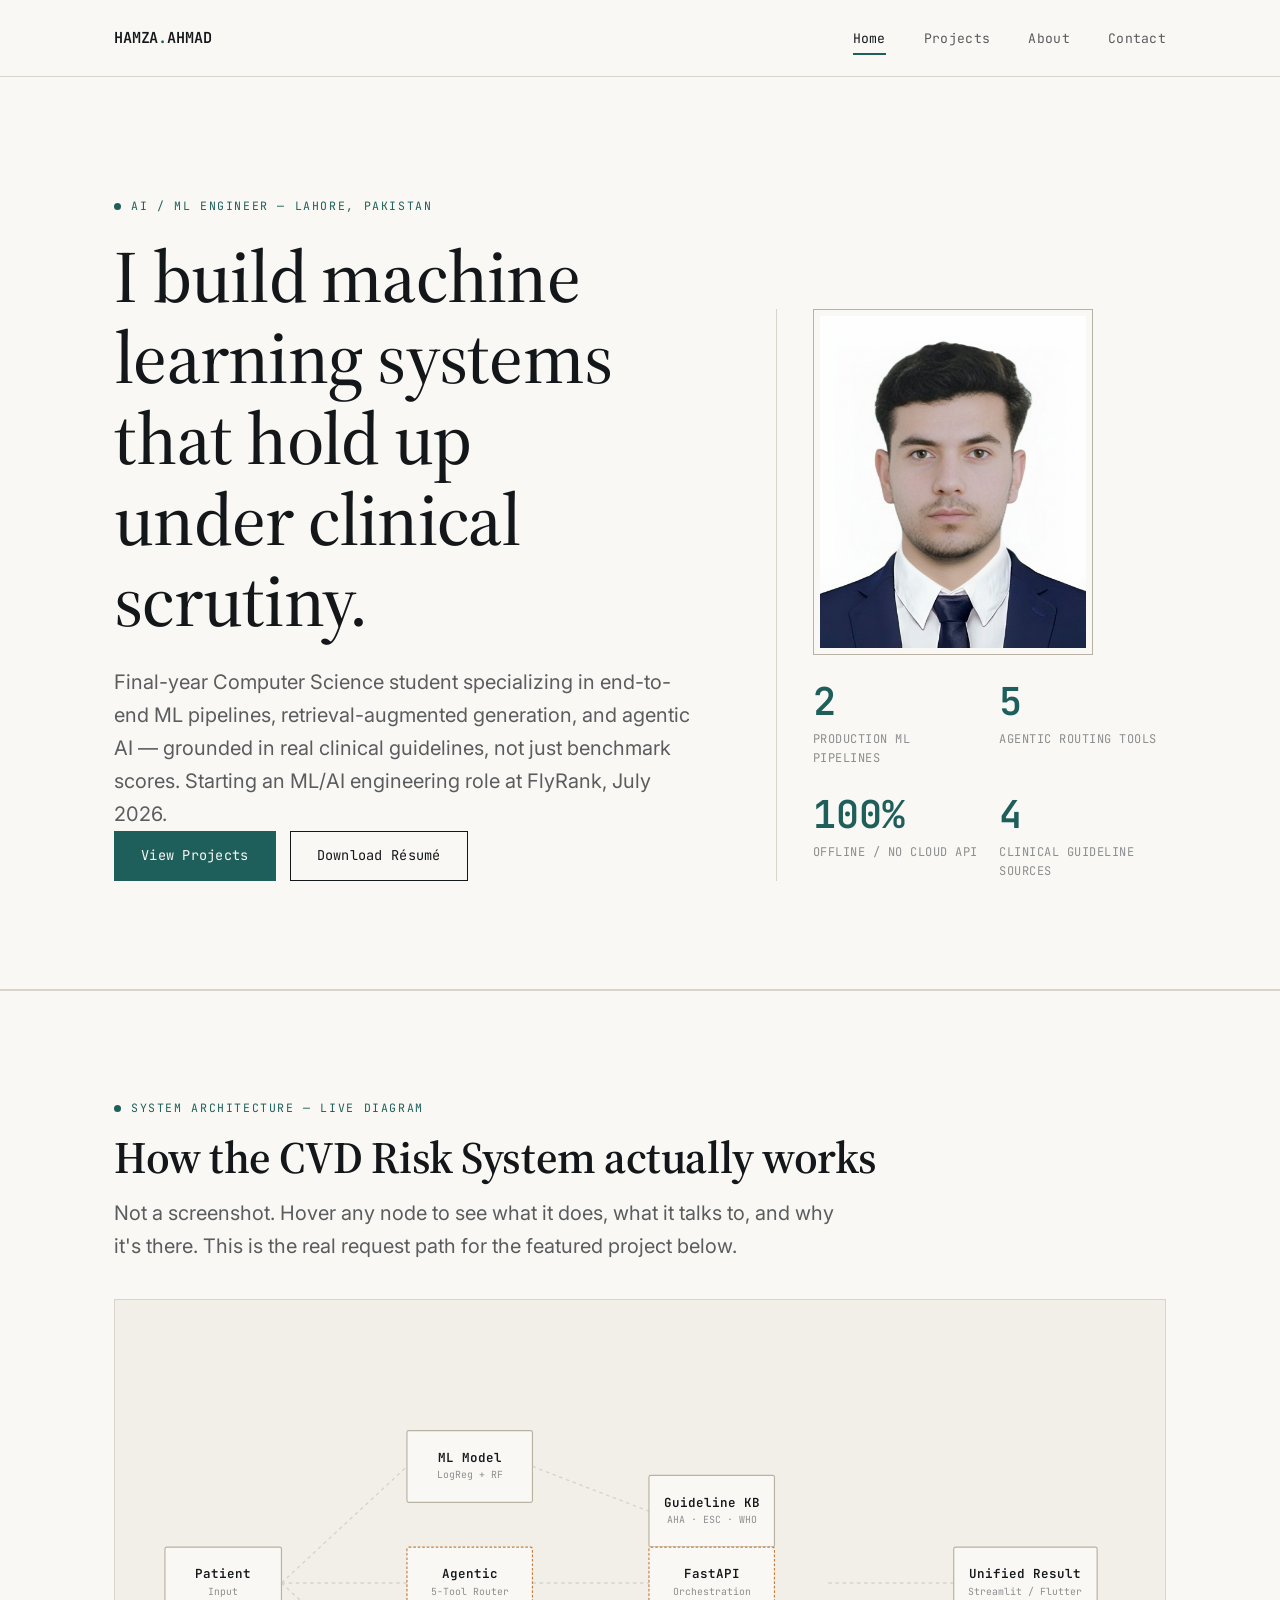
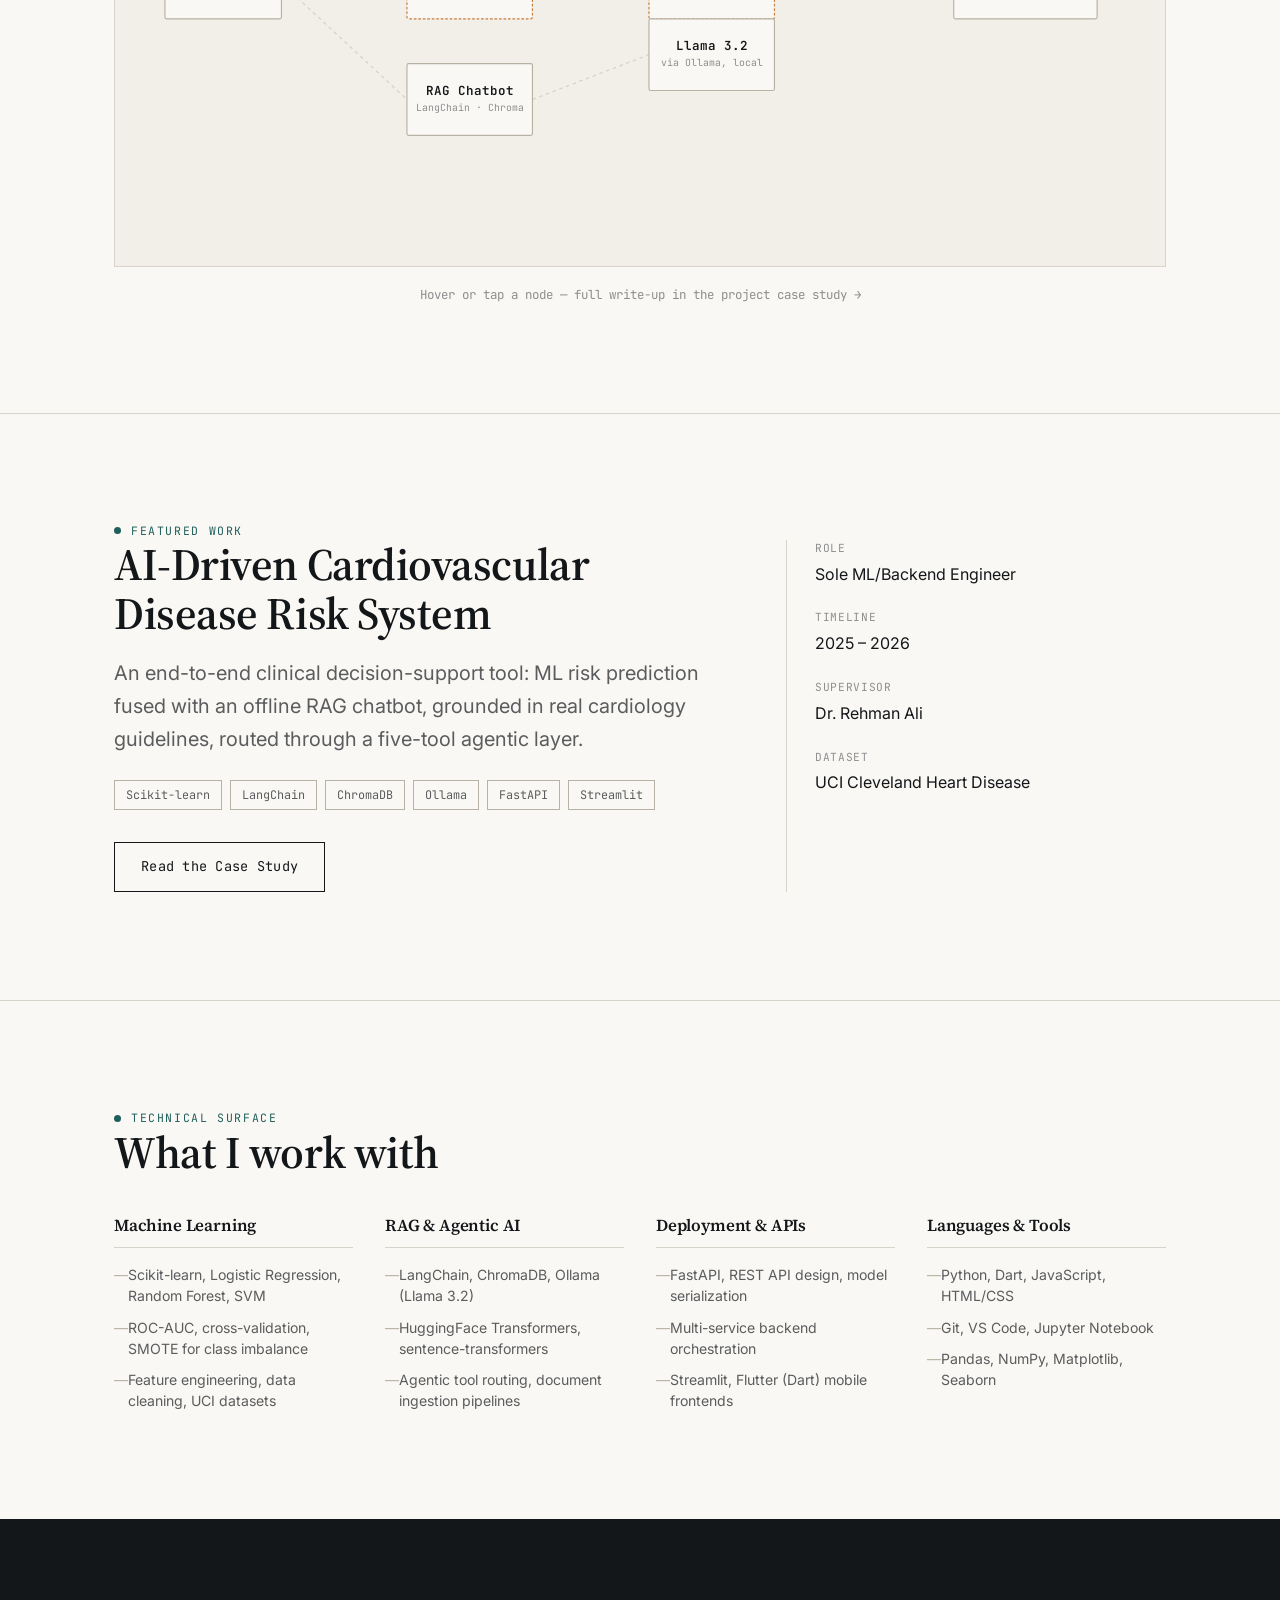
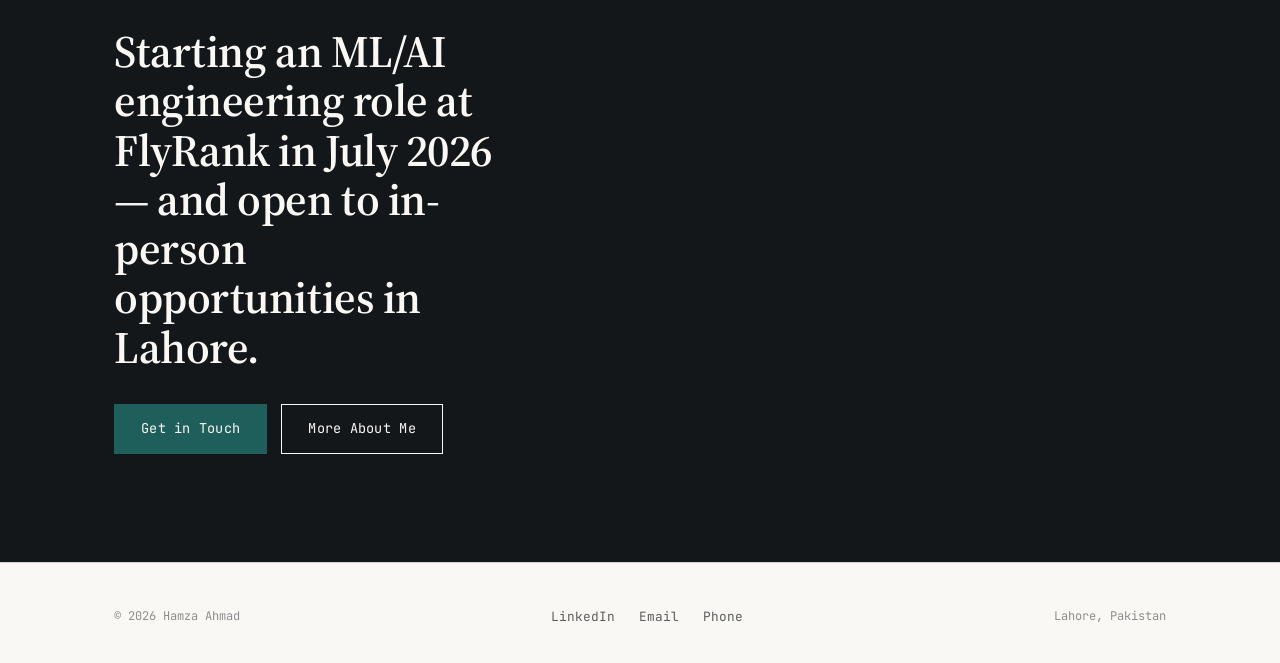
<file: index.html>
<!DOCTYPE html>
<html lang="en">
<head>
<meta charset="UTF-8">
<meta name="viewport" content="width=device-width, initial-scale=1.0">
<title>Hamza Ahmad — AI/ML Engineer</title>
<meta name="description" content="Hamza Ahmad — AI/ML Engineer specializing in clinical ML systems, RAG pipelines, and agentic AI. Final-year CS student, University of Peshawar.">
<link rel="stylesheet" href="css/base.css">
<link rel="stylesheet" href="css/home.css">
</head>
<body>

<header class="site-header">
  <div class="wrap">
    <a href="index.html" class="logo">HAMZA<span>.</span>AHMAD</a>
    <nav class="nav-links" id="navLinks">
      <a href="index.html">Home</a>
      <a href="projects.html">Projects</a>
      <a href="about.html">About</a>
      <a href="contact.html">Contact</a>
    </nav>
    <button class="nav-toggle" id="navToggle" aria-label="Toggle menu" aria-expanded="false">
      <svg width="18" height="14" viewBox="0 0 18 14" fill="none"><path d="M0 1H18M0 7H18M0 13H18" stroke="currentColor" stroke-width="1.5"/></svg>
    </button>
  </div>
</header>

<main>

  <!-- HERO -->
  <section class="hero section">
    <div class="wrap hero-grid">
      <div class="hero-copy">
        <p class="eyebrow">AI / ML Engineer — Lahore, Pakistan</p>
        <h1>I build machine learning systems that hold up<br class="lg-only"> under clinical scrutiny.</h1>
        <p class="lede">Final-year Computer Science student specializing in end-to-end ML pipelines, retrieval-augmented generation, and agentic AI — grounded in real clinical guidelines, not just benchmark scores. Starting an ML/AI engineering role at FlyRank, July 2026.</p>
        <div class="btn-row">
          <a href="projects.html" class="btn btn-primary">View Projects</a>
          <a href="/assets/Hamza_Ahmad_Resume.pdf" class="btn" download>Download Résumé</a>
        </div>
      </div>
      <div class="hero-side">
        <div class="hero-photo">
          <img src="images/hamza-photo.jpeg" alt="Portrait of Hamza Ahmad">
        </div>
        <div class="hero-stats">
        <div class="stat">
          <span class="stat-value">2</span>
          <span class="stat-label">Production ML Pipelines</span>
        </div>
        <div class="stat">
          <span class="stat-value">5</span>
          <span class="stat-label">Agentic Routing Tools</span>
        </div>
        <div class="stat">
          <span class="stat-value">100%</span>
          <span class="stat-label">Offline / No Cloud API</span>
        </div>
        <div class="stat">
          <span class="stat-value">4</span>
          <span class="stat-label">Clinical Guideline Sources</span>
        </div>
      </div>
      </div>
    </div>
  </section>

  <hr class="hr">

  <!-- SIGNATURE: LIVE ARCHITECTURE DIAGRAM -->
  <section class="section section-bordered architecture-section">
    <div class="wrap">
      <p class="eyebrow">System Architecture — Live Diagram</p>
      <h2 class="reveal">How the CVD Risk System actually works</h2>
      <p class="lede reveal">Not a screenshot. Hover any node to see what it does, what it talks to, and why it's there. This is the real request path for the featured project below.</p>

      <div class="diagram-wrap reveal" id="diagramWrap">
        <svg id="archDiagram" viewBox="0 0 1100 560" xmlns="http://www.w3.org/2000/svg" role="img" aria-label="System architecture diagram showing patient input flowing through ML and RAG pipelines to a unified response">

          <!-- connecting lines -->
          <g class="conn-lines" stroke="#D8D4CC" stroke-width="1.5" fill="none">
            <path d="M150,280 L290,150" />
            <path d="M150,280 L290,280" />
            <path d="M150,280 L290,410" />
            <path d="M430,150 L560,200" />
            <path d="M430,280 L560,280" />
            <path d="M430,410 L560,360" />
            <path d="M700,200 L560,280" />
            <path d="M700,280 L560,280" />
            <path d="M700,360 L560,280" />
            <path d="M760,280 L900,280" />
          </g>

          <!-- node: patient input -->
          <g class="node" data-desc="Patient enters symptoms, vitals, and history through the Flutter mobile app or Streamlit web frontend.">
            <rect x="20" y="240" width="130" height="80" rx="2" />
            <text x="85" y="275" text-anchor="middle" class="node-title">Patient</text>
            <text x="85" y="293" text-anchor="middle" class="node-sub">Input</text>
          </g>

          <!-- node: ML model -->
          <g class="node" data-desc="Logistic Regression (primary) and Random Forest (backup) trained on the UCI Cleveland Heart Disease dataset, served via FastAPI on port 8000.">
            <rect x="290" y="110" width="140" height="80" rx="2" />
            <text x="360" y="145" text-anchor="middle" class="node-title">ML Model</text>
            <text x="360" y="163" text-anchor="middle" class="node-sub">LogReg + RF</text>
          </g>

          <!-- node: agentic router -->
          <g class="node node-accent" data-desc="Five custom tools route each patient query to the correct clinical guideline before any response is generated — hypertension, CHD, general risk, lifestyle, or emergency triage.">
            <rect x="290" y="240" width="140" height="80" rx="2" />
            <text x="360" y="275" text-anchor="middle" class="node-title">Agentic</text>
            <text x="360" y="293" text-anchor="middle" class="node-sub">5-Tool Router</text>
          </g>

          <!-- node: RAG -->
          <g class="node" data-desc="LangChain + ChromaDB retrieval over AHA, ESC, WHO and NCEP guideline embeddings, generated locally by Llama 3.2 via Ollama — zero cloud calls.">
            <rect x="290" y="370" width="140" height="80" rx="2" />
            <text x="360" y="405" text-anchor="middle" class="node-title">RAG Chatbot</text>
            <text x="360" y="423" text-anchor="middle" class="node-sub">LangChain · Chroma</text>
          </g>

          <!-- node: guideline KB -->
          <g class="node" data-desc="Clinical knowledge base: AHA/ACC, ESC, WHO and NCEP guidelines, chunked and embedded for retrieval.">
            <rect x="560" y="160" width="140" height="80" rx="2" />
            <text x="630" y="195" text-anchor="middle" class="node-title">Guideline KB</text>
            <text x="630" y="213" text-anchor="middle" class="node-sub">AHA · ESC · WHO</text>
          </g>

          <!-- node: fastapi -->
          <g class="node node-accent" data-desc="FastAPI orchestrates both services — ML inference and RAG generation run as coordinated multi-service backends." >
            <rect x="560" y="240" width="140" height="80" rx="2" />
            <text x="630" y="275" text-anchor="middle" class="node-title">FastAPI</text>
            <text x="630" y="293" text-anchor="middle" class="node-sub">Orchestration</text>
          </g>

          <!-- node: llama -->
          <g class="node" data-desc="Llama 3.2 runs locally via Ollama — response generation never leaves the machine.">
            <rect x="560" y="320" width="140" height="80" rx="2" />
            <text x="630" y="355" text-anchor="middle" class="node-title">Llama 3.2</text>
            <text x="630" y="373" text-anchor="middle" class="node-sub">via Ollama, local</text>
          </g>

          <!-- node: unified UI -->
          <g class="node" data-desc="Streamlit web frontend (and Flutter mobile app) merge the ML risk score with the RAG chatbot's grounded explanation into one result screen.">
            <rect x="900" y="240" width="160" height="80" rx="2" />
            <text x="980" y="275" text-anchor="middle" class="node-title">Unified Result</text>
            <text x="980" y="293" text-anchor="middle" class="node-sub">Streamlit / Flutter</text>
          </g>

        </svg>

        <div class="diagram-tooltip" id="diagramTooltip" aria-hidden="true"></div>
      </div>

      <p class="diagram-caption mono-tag">Hover or tap a node — full write-up in the project case study →</p>
    </div>
  </section>

  <!-- FEATURED PROJECT PREVIEW -->
  <section class="section section-bordered">
    <div class="wrap">
      <p class="eyebrow">Featured Work</p>
      <div class="featured-grid reveal">
        <div>
          <h2>AI-Driven Cardiovascular<br>Disease Risk System</h2>
          <p class="lede" style="margin-top:18px;">An end-to-end clinical decision-support tool: ML risk prediction fused with an offline RAG chatbot, grounded in real cardiology guidelines, routed through a five-tool agentic layer.</p>
          <div class="tag-row" style="margin-top:24px;">
            <span class="tag">Scikit-learn</span>
            <span class="tag">LangChain</span>
            <span class="tag">ChromaDB</span>
            <span class="tag">Ollama</span>
            <span class="tag">FastAPI</span>
            <span class="tag">Streamlit</span>
          </div>
          <div class="btn-row" style="margin-top:32px;">
            <a href="projects.html#cvd-system" class="btn">Read the Case Study</a>
          </div>
        </div>
        <div class="featured-meta">
          <div class="meta-row">
            <span class="mono-tag">ROLE</span>
            <span>Sole ML/Backend Engineer</span>
          </div>
          <div class="meta-row">
            <span class="mono-tag">TIMELINE</span>
            <span>2025 – 2026</span>
          </div>
          <div class="meta-row">
            <span class="mono-tag">SUPERVISOR</span>
            <span>Dr. Rehman Ali</span>
          </div>
          <div class="meta-row">
            <span class="mono-tag">DATASET</span>
            <span>UCI Cleveland Heart Disease</span>
          </div>
        </div>
      </div>
    </div>
  </section>

  <!-- SKILLS READOUT -->
  <section class="section section-bordered">
    <div class="wrap">
      <p class="eyebrow">Technical Surface</p>
      <h2 class="reveal" style="margin-bottom:40px;">What I work with</h2>
      <div class="skills-grid reveal">
        <div class="skill-col">
          <h3>Machine Learning</h3>
          <ul>
            <li>Scikit-learn, Logistic Regression, Random Forest, SVM</li>
            <li>ROC-AUC, cross-validation, SMOTE for class imbalance</li>
            <li>Feature engineering, data cleaning, UCI datasets</li>
          </ul>
        </div>
        <div class="skill-col">
          <h3>RAG & Agentic AI</h3>
          <ul>
            <li>LangChain, ChromaDB, Ollama (Llama 3.2)</li>
            <li>HuggingFace Transformers, sentence-transformers</li>
            <li>Agentic tool routing, document ingestion pipelines</li>
          </ul>
        </div>
        <div class="skill-col">
          <h3>Deployment & APIs</h3>
          <ul>
            <li>FastAPI, REST API design, model serialization</li>
            <li>Multi-service backend orchestration</li>
            <li>Streamlit, Flutter (Dart) mobile frontends</li>
          </ul>
        </div>
        <div class="skill-col">
          <h3>Languages & Tools</h3>
          <ul>
            <li>Python, Dart, JavaScript, HTML/CSS</li>
            <li>Git, VS Code, Jupyter Notebook</li>
            <li>Pandas, NumPy, Matplotlib, Seaborn</li>
          </ul>
        </div>
      </div>
    </div>
  </section>

  <!-- CTA -->
  <section class="section cta-section">
    <div class="wrap cta-wrap reveal">
      <h2>Starting an ML/AI engineering role at FlyRank in July 2026 — and open to in-person opportunities in Lahore.</h2>
      <div class="btn-row" style="margin-top:32px;">
        <a href="contact.html" class="btn btn-primary">Get in Touch</a>
        <a href="about.html" class="btn">More About Me</a>
      </div>
    </div>
  </section>

</main>

<footer class="site-footer">
  <div class="wrap">
    <span class="footer-meta">© 2026 Hamza Ahmad</span>
    <div class="footer-links">
      <a href="https://www.linkedin.com/in/hamza-ahmad-bb27a7261" target="_blank" rel="noopener">LinkedIn</a>
      <a href="mailto:hamzahmad992@gmail.com">Email</a>
      <a href="tel:+923369779120">Phone</a>
    </div>
    <span class="footer-meta">Lahore, Pakistan</span>
  </div>
</footer>

<script src="js/main.js"></script>
<script src="js/diagram.js"></script>
</body>
</html>
</file>
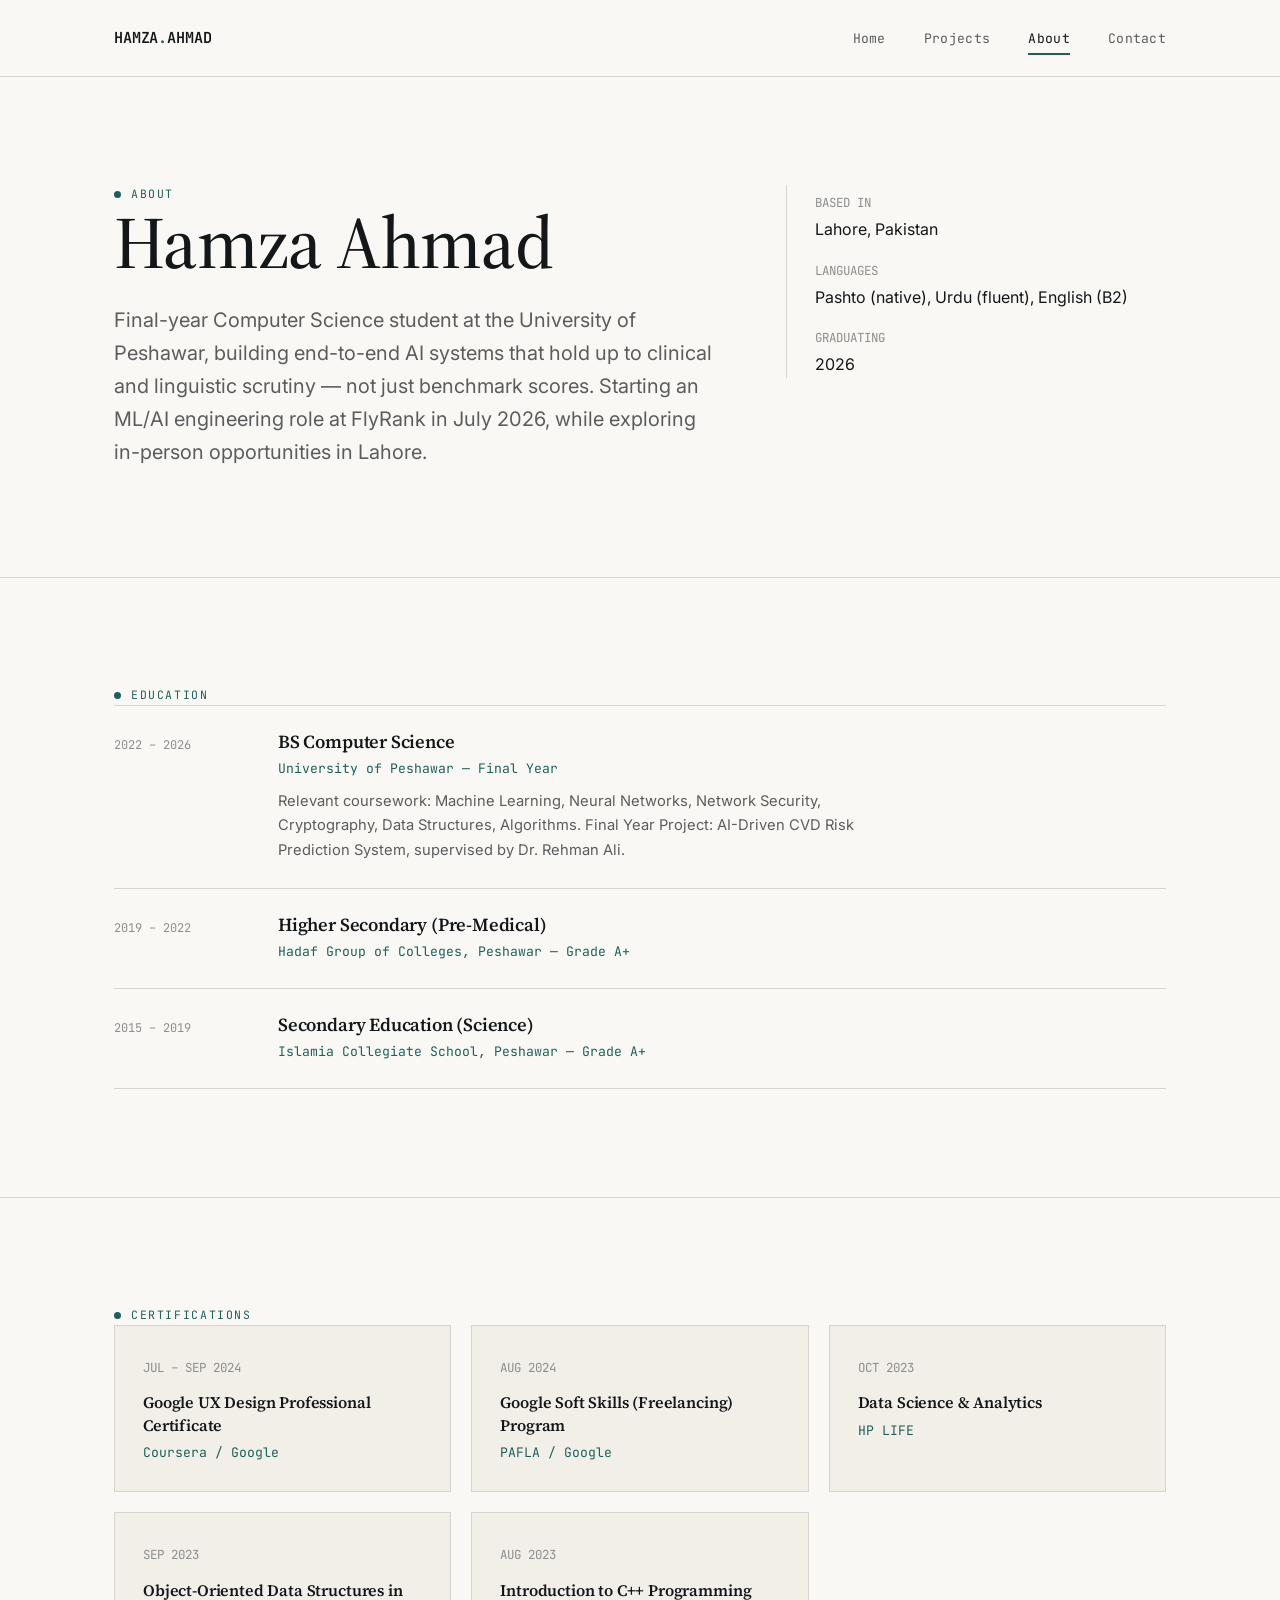
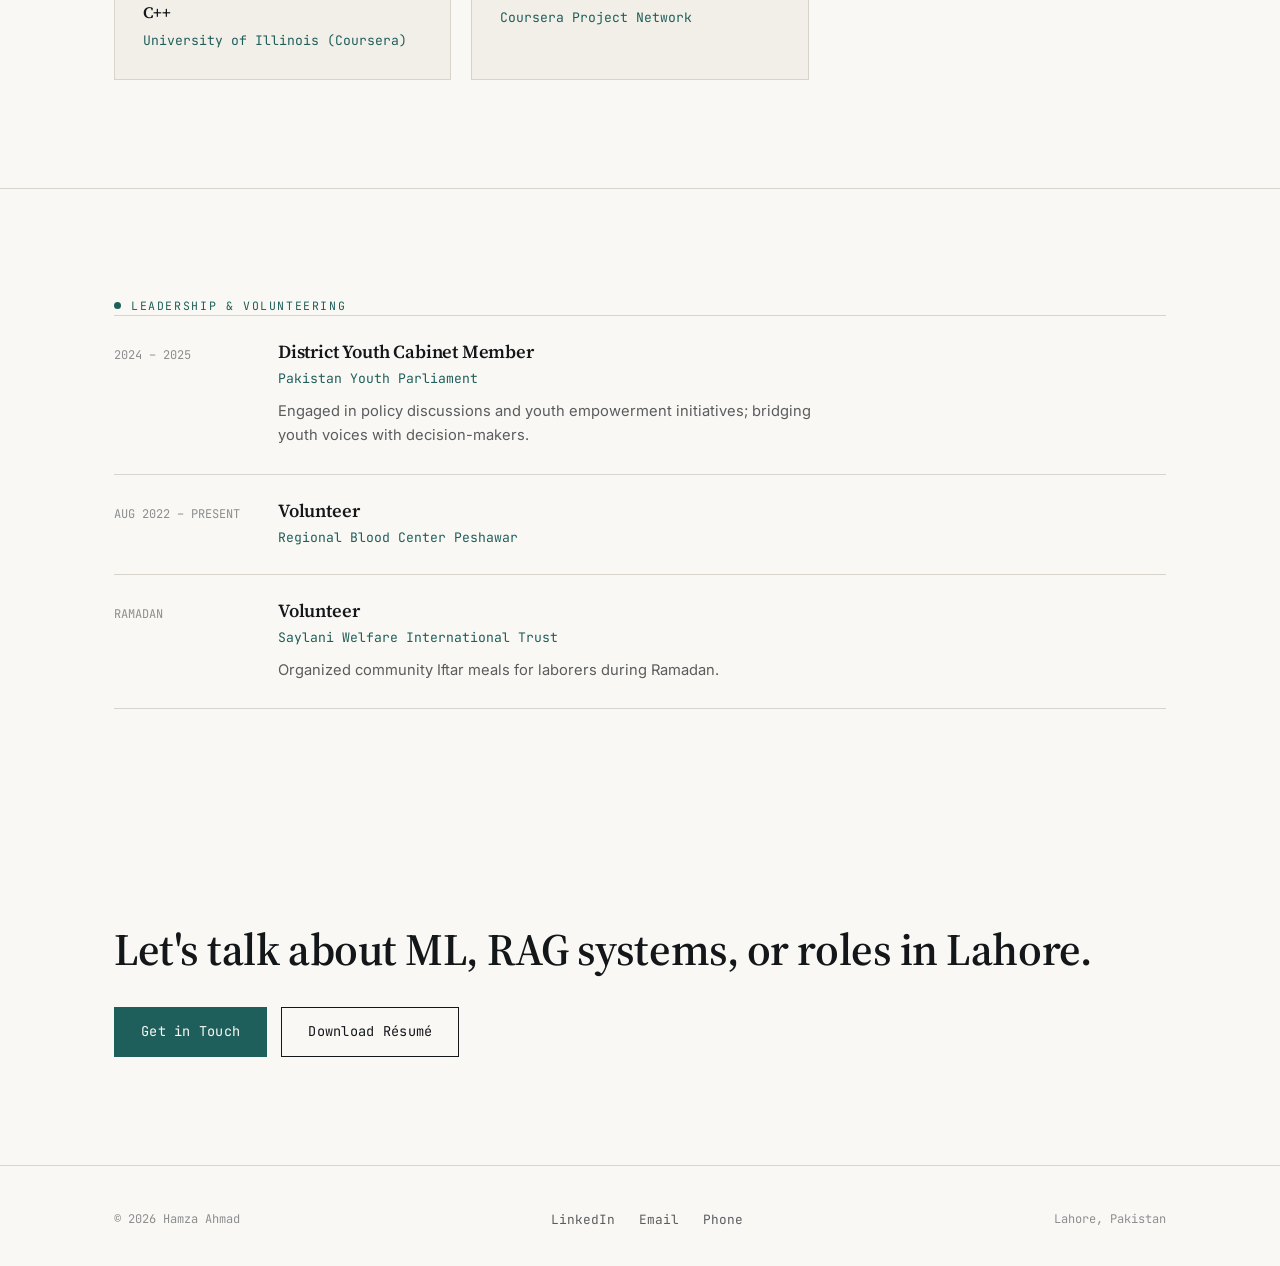
<file: about.html>
<!DOCTYPE html>
<html lang="en">
<head>
<meta charset="UTF-8">
<meta name="viewport" content="width=device-width, initial-scale=1.0">
<title>About — Hamza Ahmad</title>
<meta name="description" content="About Hamza Ahmad — final-year CS student at University of Peshawar, AI/ML Engineer, Pakistan Youth Parliament District Cabinet Member.">
<link rel="stylesheet" href="css/base.css">
<link rel="stylesheet" href="css/about.css">
</head>
<body>

<header class="site-header">
  <div class="wrap">
    <a href="index.html" class="logo">HAMZA<span>.</span>AHMAD</a>
    <nav class="nav-links" id="navLinks">
      <a href="index.html">Home</a>
      <a href="projects.html">Projects</a>
      <a href="about.html">About</a>
      <a href="contact.html">Contact</a>
    </nav>
    <button class="nav-toggle" id="navToggle" aria-label="Toggle menu" aria-expanded="false">
      <svg width="18" height="14" viewBox="0 0 18 14" fill="none"><path d="M0 1H18M0 7H18M0 13H18" stroke="currentColor" stroke-width="1.5"/></svg>
    </button>
  </div>
</header>

<main>

  <section class="section page-hero">
    <div class="wrap about-hero-grid">
      <div>
        <p class="eyebrow">About</p>
        <h1>Hamza Ahmad</h1>
        <p class="lede" style="margin-top:20px;">Final-year Computer Science student at the University of Peshawar, building end-to-end AI systems that hold up to clinical and linguistic scrutiny — not just benchmark scores. Starting an ML/AI engineering role at FlyRank in July 2026, while exploring in-person opportunities in Lahore.</p>
      </div>
      <div class="about-quick-facts">
        <div class="meta-row"><span class="mono-tag">BASED IN</span><span>Lahore, Pakistan</span></div>
        <div class="meta-row"><span class="mono-tag">LANGUAGES</span><span>Pashto (native), Urdu (fluent), English (B2)</span></div>
        <div class="meta-row"><span class="mono-tag">GRADUATING</span><span>2026</span></div>
      </div>
    </div>
  </section>

  <!-- EDUCATION -->
  <section class="section section-bordered">
    <div class="wrap">
      <p class="eyebrow">Education</p>
      <div class="timeline reveal">
        <div class="timeline-item">
          <span class="mono-tag">2022 – 2026</span>
          <div>
            <h3>BS Computer Science</h3>
            <p class="timeline-sub">University of Peshawar — Final Year</p>
            <p class="timeline-desc">Relevant coursework: Machine Learning, Neural Networks, Network Security, Cryptography, Data Structures, Algorithms. Final Year Project: AI-Driven CVD Risk Prediction System, supervised by Dr. Rehman Ali.</p>
          </div>
        </div>
        <div class="timeline-item">
          <span class="mono-tag">2019 – 2022</span>
          <div>
            <h3>Higher Secondary (Pre-Medical)</h3>
            <p class="timeline-sub">Hadaf Group of Colleges, Peshawar — Grade A+</p>
          </div>
        </div>
        <div class="timeline-item">
          <span class="mono-tag">2015 – 2019</span>
          <div>
            <h3>Secondary Education (Science)</h3>
            <p class="timeline-sub">Islamia Collegiate School, Peshawar — Grade A+</p>
          </div>
        </div>
      </div>
    </div>
  </section>

  <!-- CERTIFICATIONS -->
  <section class="section section-bordered">
    <div class="wrap">
      <p class="eyebrow">Certifications</p>
      <div class="cert-grid reveal">
        <div class="card cert-card">
          <span class="mono-tag">JUL – SEP 2024</span>
          <h3>Google UX Design Professional Certificate</h3>
          <p class="timeline-sub">Coursera / Google</p>
        </div>
        <div class="card cert-card">
          <span class="mono-tag">AUG 2024</span>
          <h3>Google Soft Skills (Freelancing) Program</h3>
          <p class="timeline-sub">PAFLA / Google</p>
        </div>
        <div class="card cert-card">
          <span class="mono-tag">OCT 2023</span>
          <h3>Data Science & Analytics</h3>
          <p class="timeline-sub">HP LIFE</p>
        </div>
        <div class="card cert-card">
          <span class="mono-tag">SEP 2023</span>
          <h3>Object-Oriented Data Structures in C++</h3>
          <p class="timeline-sub">University of Illinois (Coursera)</p>
        </div>
        <div class="card cert-card">
          <span class="mono-tag">AUG 2023</span>
          <h3>Introduction to C++ Programming</h3>
          <p class="timeline-sub">Coursera Project Network</p>
        </div>
      </div>
    </div>
  </section>

  <!-- LEADERSHIP -->
  <section class="section section-bordered">
    <div class="wrap">
      <p class="eyebrow">Leadership & Volunteering</p>
      <div class="timeline reveal">
        <div class="timeline-item">
          <span class="mono-tag">2024 – 2025</span>
          <div>
            <h3>District Youth Cabinet Member</h3>
            <p class="timeline-sub">Pakistan Youth Parliament</p>
            <p class="timeline-desc">Engaged in policy discussions and youth empowerment initiatives; bridging youth voices with decision-makers.</p>
          </div>
        </div>
        <div class="timeline-item">
          <span class="mono-tag">AUG 2022 – PRESENT</span>
          <div>
            <h3>Volunteer</h3>
            <p class="timeline-sub">Regional Blood Center Peshawar</p>
          </div>
        </div>
        <div class="timeline-item">
          <span class="mono-tag">RAMADAN</span>
          <div>
            <h3>Volunteer</h3>
            <p class="timeline-sub">Saylani Welfare International Trust</p>
            <p class="timeline-desc">Organized community Iftar meals for laborers during Ramadan.</p>
          </div>
        </div>
      </div>
    </div>
  </section>

  <!-- CTA -->
  <section class="section cta-section">
    <div class="wrap cta-wrap reveal">
      <h2>Let's talk about ML, RAG systems, or roles in Lahore.</h2>
      <div class="btn-row" style="margin-top:32px;">
        <a href="contact.html" class="btn btn-primary">Get in Touch</a>
        <a href="/assets/Hamza_Ahmad_Resume.pdf" class="btn" download>Download Résumé</a>
      </div>
    </div>
  </section>

</main>

<footer class="site-footer">
  <div class="wrap">
    <span class="footer-meta">© 2026 Hamza Ahmad</span>
    <div class="footer-links">
      <a href="https://www.linkedin.com/in/hamza-ahmad-bb27a7261" target="_blank" rel="noopener">LinkedIn</a>
      <a href="mailto:hamzahmad992@gmail.com">Email</a>
      <a href="tel:+923369779120">Phone</a>
    </div>
    <span class="footer-meta">Lahore, Pakistan</span>
  </div>
</footer>

<script src="js/main.js"></script>
</body>
</html>
</file>
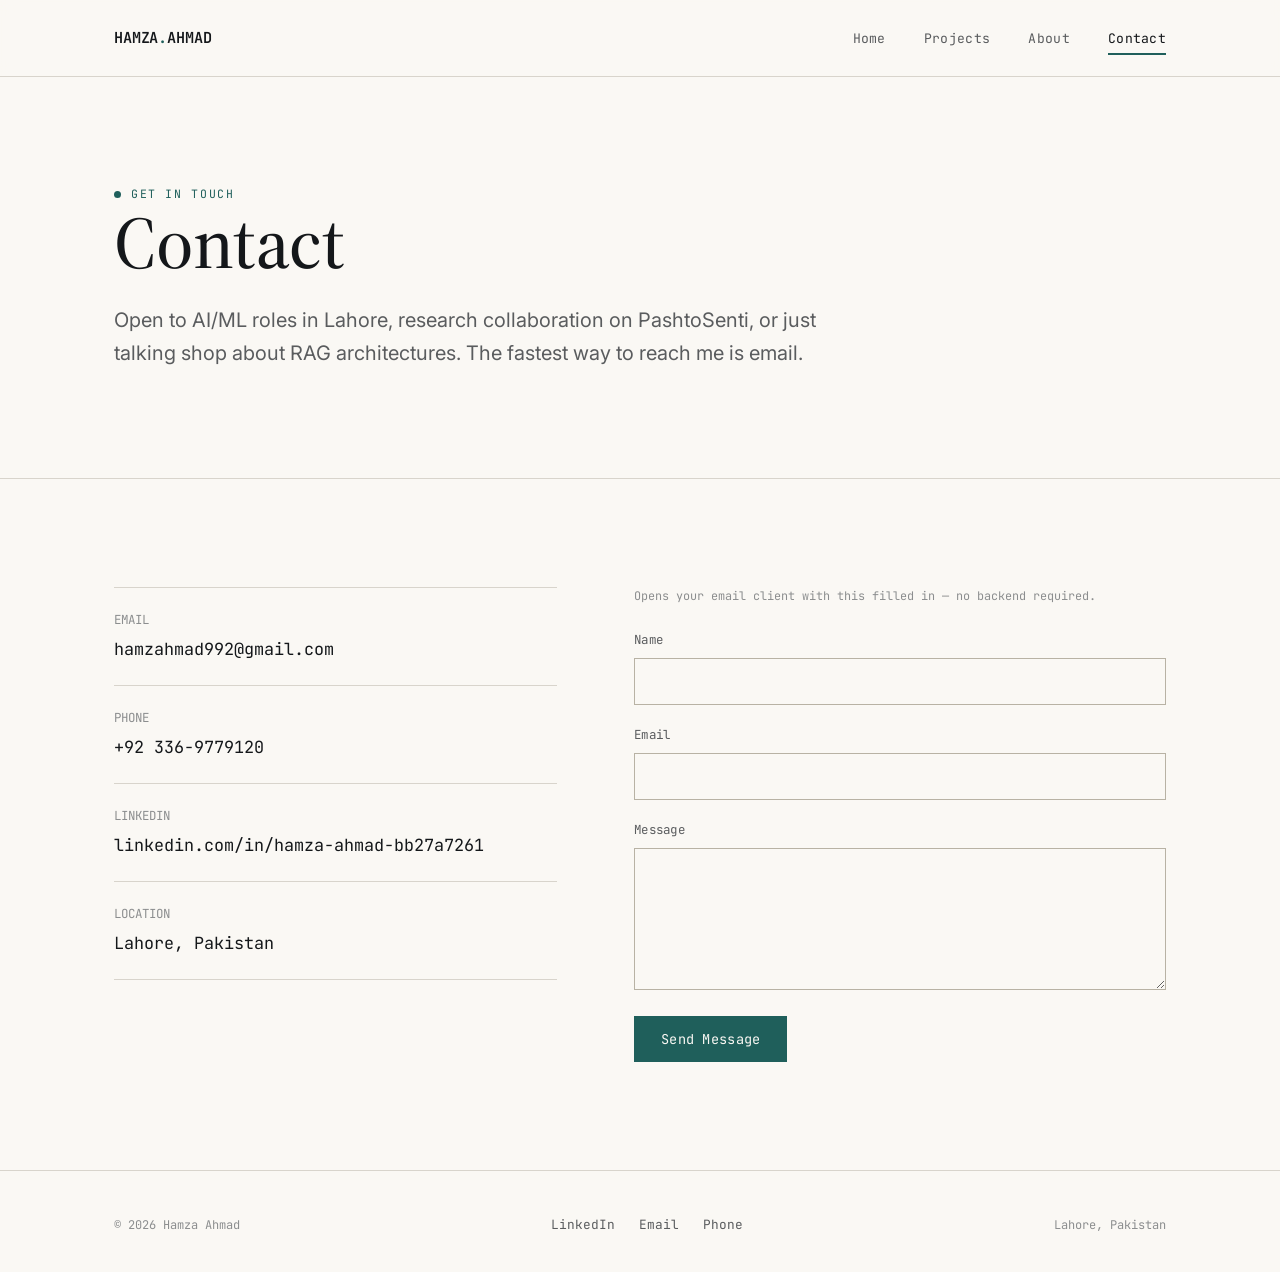
<file: contact.html>
<!DOCTYPE html>
<html lang="en">
<head>
<meta charset="UTF-8">
<meta name="viewport" content="width=device-width, initial-scale=1.0">
<title>Contact — Hamza Ahmad</title>
<meta name="description" content="Get in touch with Hamza Ahmad — AI/ML Engineer based in Lahore, Pakistan.">
<link rel="stylesheet" href="css/base.css">
<link rel="stylesheet" href="css/contact.css">
</head>
<body>

<header class="site-header">
  <div class="wrap">
    <a href="index.html" class="logo">HAMZA<span>.</span>AHMAD</a>
    <nav class="nav-links" id="navLinks">
      <a href="index.html">Home</a>
      <a href="projects.html">Projects</a>
      <a href="about.html">About</a>
      <a href="contact.html">Contact</a>
    </nav>
    <button class="nav-toggle" id="navToggle" aria-label="Toggle menu" aria-expanded="false">
      <svg width="18" height="14" viewBox="0 0 18 14" fill="none"><path d="M0 1H18M0 7H18M0 13H18" stroke="currentColor" stroke-width="1.5"/></svg>
    </button>
  </div>
</header>

<main>

  <section class="section page-hero">
    <div class="wrap">
      <p class="eyebrow">Get in Touch</p>
      <h1>Contact</h1>
      <p class="lede" style="margin-top:20px;">Open to AI/ML roles in Lahore, research collaboration on PashtoSenti, or just talking shop about RAG architectures. The fastest way to reach me is email.</p>
    </div>
  </section>

  <section class="section section-bordered">
    <div class="wrap contact-grid">

      <div class="contact-direct reveal">
        <a href="mailto:hamzahmad992@gmail.com" class="contact-row">
          <span class="mono-tag">EMAIL</span>
          <span class="contact-value">hamzahmad992@gmail.com</span>
        </a>
        <a href="tel:+923369779120" class="contact-row">
          <span class="mono-tag">PHONE</span>
          <span class="contact-value">+92 336-9779120</span>
        </a>
        <a href="https://www.linkedin.com/in/hamza-ahmad-bb27a7261" target="_blank" rel="noopener" class="contact-row">
          <span class="mono-tag">LINKEDIN</span>
          <span class="contact-value">linkedin.com/in/hamza-ahmad-bb27a7261</span>
        </a>
        <div class="contact-row contact-row-static">
          <span class="mono-tag">LOCATION</span>
          <span class="contact-value">Lahore, Pakistan</span>
        </div>
      </div>

      <form class="contact-form reveal" id="contactForm">
        <p class="form-note mono-tag">Opens your email client with this filled in — no backend required.</p>
        <label>
          <span>Name</span>
          <input type="text" name="name" id="cf-name" required>
        </label>
        <label>
          <span>Email</span>
          <input type="email" name="email" id="cf-email" required>
        </label>
        <label>
          <span>Message</span>
          <textarea name="message" id="cf-message" rows="6" required></textarea>
        </label>
        <button type="submit" class="btn btn-primary">Send Message</button>
      </form>

    </div>
  </section>

</main>

<footer class="site-footer">
  <div class="wrap">
    <span class="footer-meta">© 2026 Hamza Ahmad</span>
    <div class="footer-links">
      <a href="https://www.linkedin.com/in/hamza-ahmad-bb27a7261" target="_blank" rel="noopener">LinkedIn</a>
      <a href="mailto:hamzahmad992@gmail.com">Email</a>
      <a href="tel:+923369779120">Phone</a>
    </div>
    <span class="footer-meta">Lahore, Pakistan</span>
  </div>
</footer>

<script src="js/main.js"></script>
<script>
  document.getElementById('contactForm').addEventListener('submit', function (e) {
    e.preventDefault();
    const name = document.getElementById('cf-name').value;
    const email = document.getElementById('cf-email').value;
    const message = document.getElementById('cf-message').value;
    const subject = encodeURIComponent(`Portfolio contact from ${name}`);
    const body = encodeURIComponent(`${message}\n\n— ${name} (${email})`);
    window.location.href = `mailto:hamzahmad992@gmail.com?subject=${subject}&body=${body}`;
  });
</script>
</body>
</html>
</file>
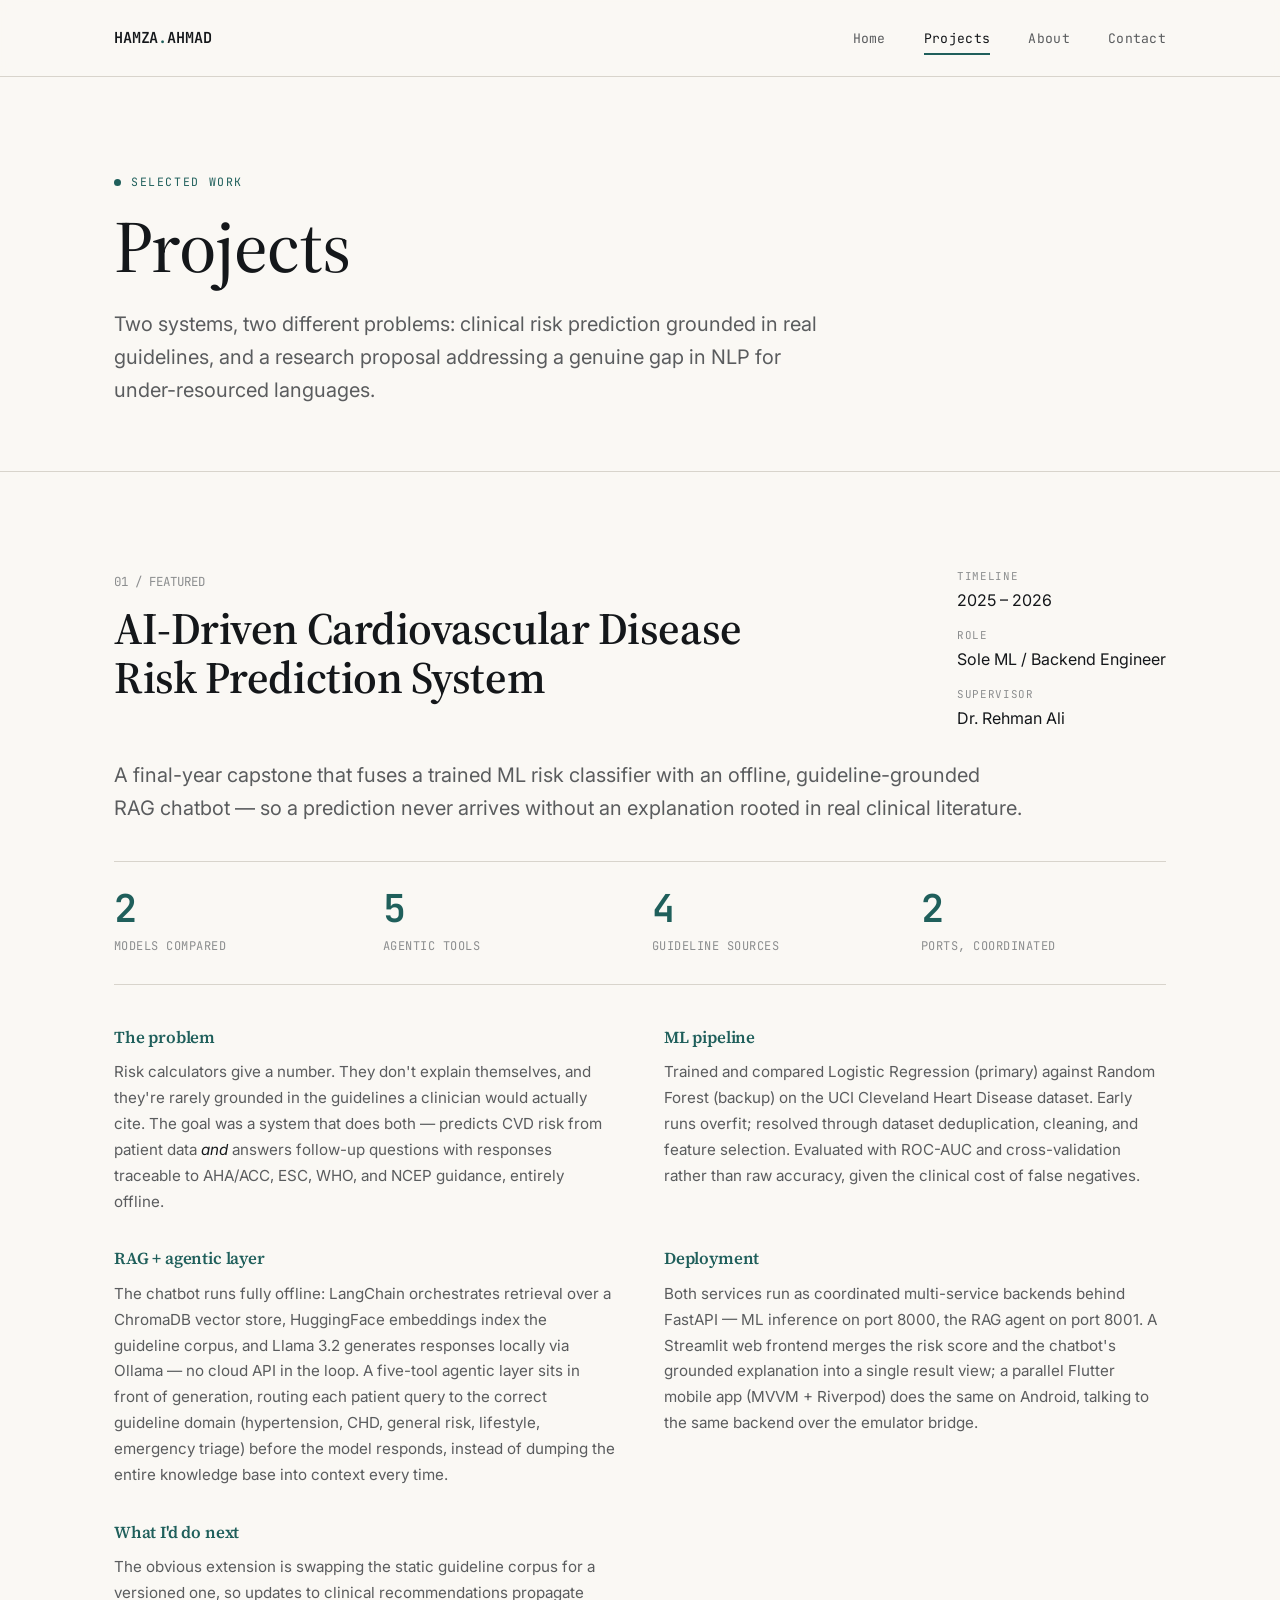
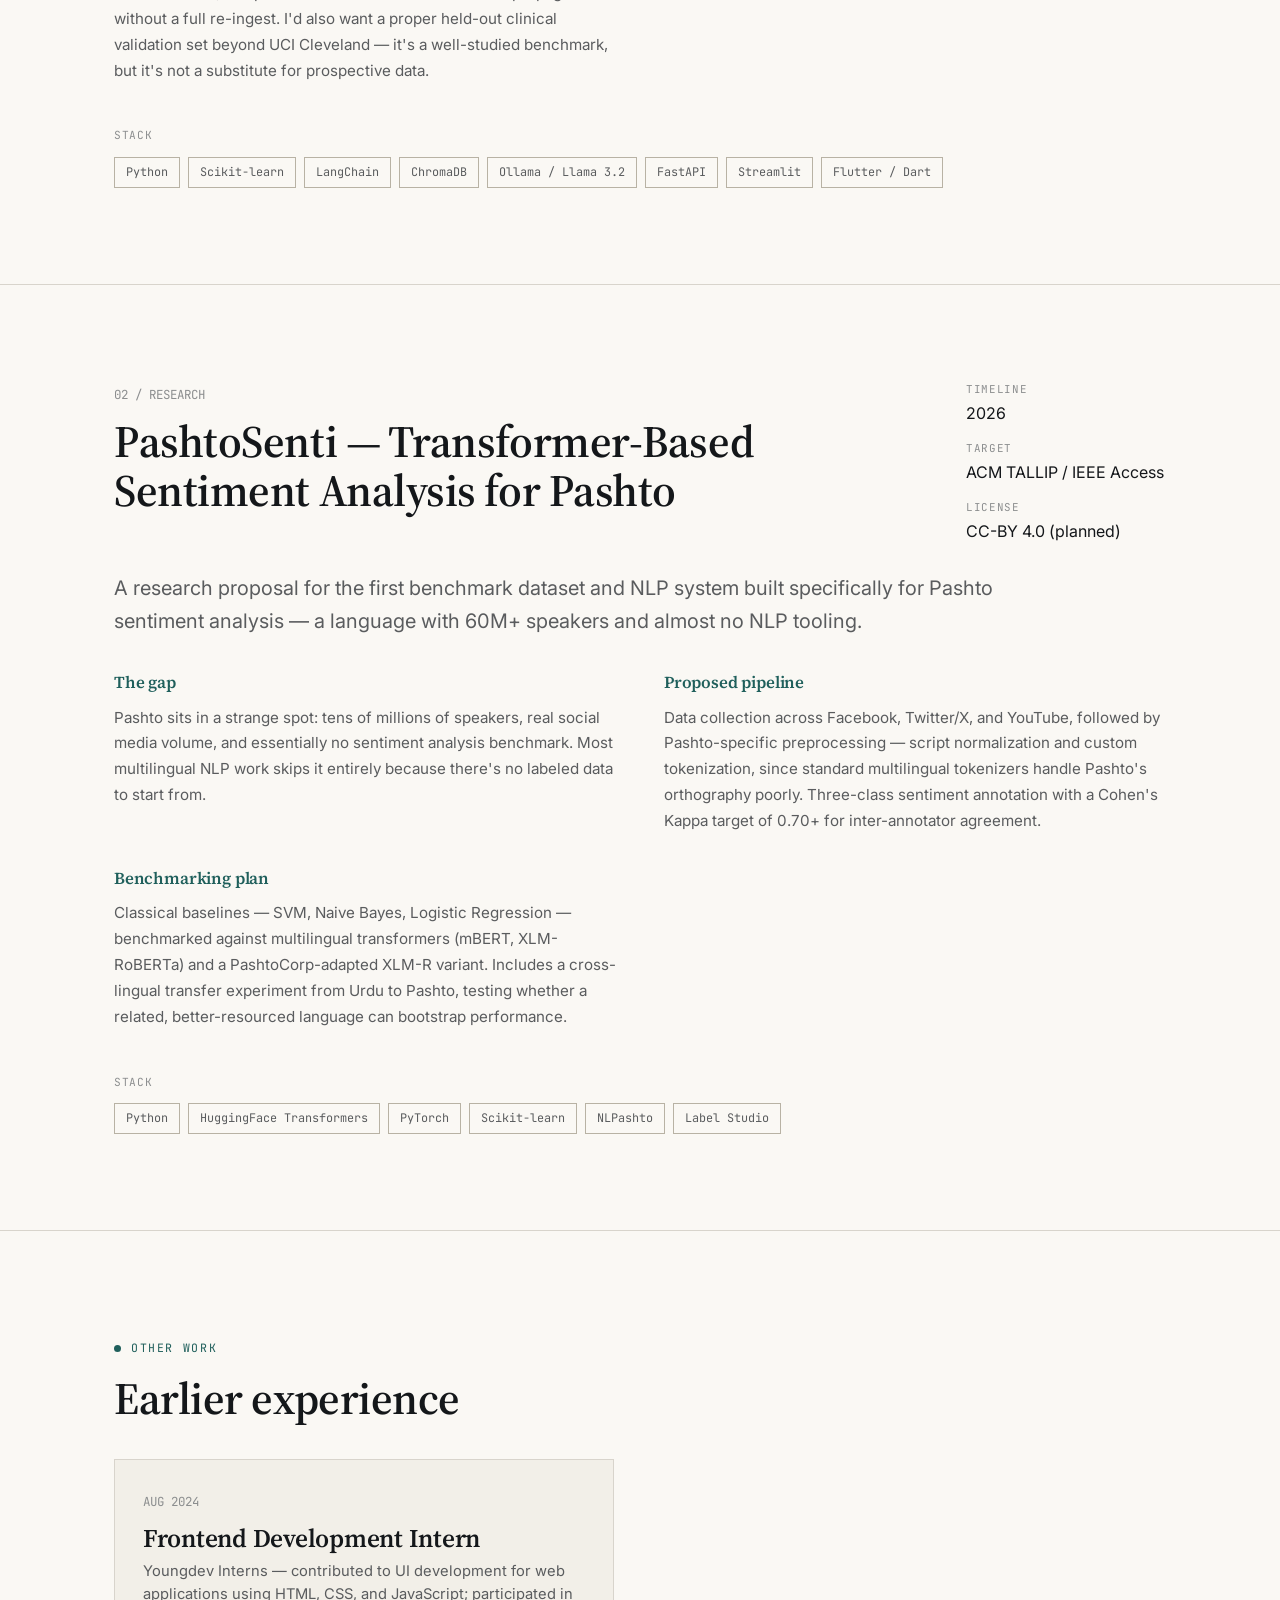
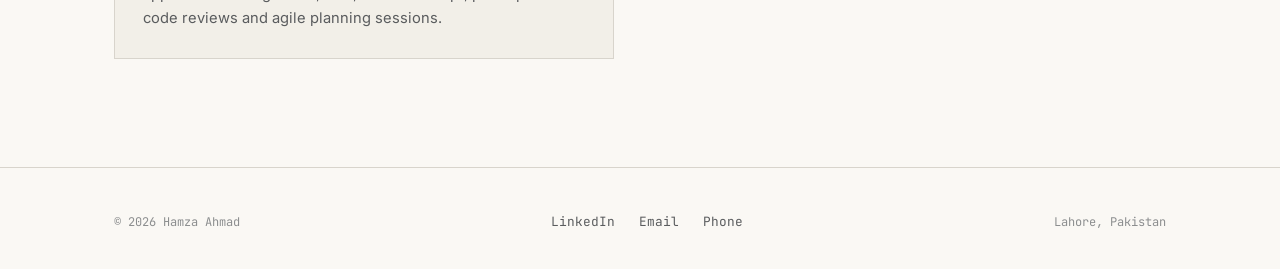
<file: projects.html>
<!DOCTYPE html>
<html lang="en">
<head>
<meta charset="UTF-8">
<meta name="viewport" content="width=device-width, initial-scale=1.0">
<title>Projects — Hamza Ahmad</title>
<meta name="description" content="Case studies: AI-Driven Cardiovascular Disease Risk Prediction System and PashtoSenti transformer-based sentiment analysis research.">
<link rel="stylesheet" href="css/base.css">
<link rel="stylesheet" href="css/projects.css">
</head>
<body>

<header class="site-header">
  <div class="wrap">
    <a href="index.html" class="logo">HAMZA<span>.</span>AHMAD</a>
    <nav class="nav-links" id="navLinks">
      <a href="index.html">Home</a>
      <a href="projects.html">Projects</a>
      <a href="about.html">About</a>
      <a href="contact.html">Contact</a>
    </nav>
    <button class="nav-toggle" id="navToggle" aria-label="Toggle menu" aria-expanded="false">
      <svg width="18" height="14" viewBox="0 0 18 14" fill="none"><path d="M0 1H18M0 7H18M0 13H18" stroke="currentColor" stroke-width="1.5"/></svg>
    </button>
  </div>
</header>

<main>

  <section class="section page-hero">
    <div class="wrap">
      <p class="eyebrow">Selected Work</p>
      <h1>Projects</h1>
      <p class="lede">Two systems, two different problems: clinical risk prediction grounded in real guidelines, and a research proposal addressing a genuine gap in NLP for under-resourced languages.</p>
    </div>
  </section>

  <!-- PROJECT 01: CVD SYSTEM -->
  <article class="project-case section-bordered" id="cvd-system">
    <div class="wrap">
      <div class="case-header reveal">
        <div>
          <span class="mono-tag">01 / FEATURED</span>
          <h2>AI-Driven Cardiovascular Disease<br>Risk Prediction System</h2>
        </div>
        <div class="case-header-meta">
          <div class="meta-row"><span class="mono-tag">TIMELINE</span><span>2025 – 2026</span></div>
          <div class="meta-row"><span class="mono-tag">ROLE</span><span>Sole ML / Backend Engineer</span></div>
          <div class="meta-row"><span class="mono-tag">SUPERVISOR</span><span>Dr. Rehman Ali</span></div>
        </div>
      </div>

      <p class="lede case-intro reveal">A final-year capstone that fuses a trained ML risk classifier with an offline, guideline-grounded RAG chatbot — so a prediction never arrives without an explanation rooted in real clinical literature.</p>

      <div class="case-stats reveal">
        <div class="stat"><span class="stat-value">2</span><span class="stat-label">Models compared</span></div>
        <div class="stat"><span class="stat-value">5</span><span class="stat-label">Agentic tools</span></div>
        <div class="stat"><span class="stat-value">4</span><span class="stat-label">Guideline sources</span></div>
        <div class="stat"><span class="stat-value">2</span><span class="stat-label">Ports, coordinated</span></div>
      </div>

      <div class="case-body reveal">
        <div class="case-section">
          <h3>The problem</h3>
          <p>Risk calculators give a number. They don't explain themselves, and they're rarely grounded in the guidelines a clinician would actually cite. The goal was a system that does both — predicts CVD risk from patient data <em>and</em> answers follow-up questions with responses traceable to AHA/ACC, ESC, WHO, and NCEP guidance, entirely offline.</p>
        </div>

        <div class="case-section">
          <h3>ML pipeline</h3>
          <p>Trained and compared Logistic Regression (primary) against Random Forest (backup) on the UCI Cleveland Heart Disease dataset. Early runs overfit; resolved through dataset deduplication, cleaning, and feature selection. Evaluated with ROC-AUC and cross-validation rather than raw accuracy, given the clinical cost of false negatives.</p>
        </div>

        <div class="case-section">
          <h3>RAG + agentic layer</h3>
          <p>The chatbot runs fully offline: LangChain orchestrates retrieval over a ChromaDB vector store, HuggingFace embeddings index the guideline corpus, and Llama 3.2 generates responses locally via Ollama — no cloud API in the loop. A five-tool agentic layer sits in front of generation, routing each patient query to the correct guideline domain (hypertension, CHD, general risk, lifestyle, emergency triage) before the model responds, instead of dumping the entire knowledge base into context every time.</p>
        </div>

        <div class="case-section">
          <h3>Deployment</h3>
          <p>Both services run as coordinated multi-service backends behind FastAPI — ML inference on port 8000, the RAG agent on port 8001. A Streamlit web frontend merges the risk score and the chatbot's grounded explanation into a single result view; a parallel Flutter mobile app (MVVM + Riverpod) does the same on Android, talking to the same backend over the emulator bridge.</p>
        </div>

        <div class="case-section">
          <h3>What I'd do next</h3>
          <p>The obvious extension is swapping the static guideline corpus for a versioned one, so updates to clinical recommendations propagate without a full re-ingest. I'd also want a proper held-out clinical validation set beyond UCI Cleveland — it's a well-studied benchmark, but it's not a substitute for prospective data.</p>
        </div>
      </div>

      <div class="case-stack reveal">
        <span class="mono-tag">STACK</span>
        <div class="tag-row">
          <span class="tag">Python</span>
          <span class="tag">Scikit-learn</span>
          <span class="tag">LangChain</span>
          <span class="tag">ChromaDB</span>
          <span class="tag">Ollama / Llama 3.2</span>
          <span class="tag">FastAPI</span>
          <span class="tag">Streamlit</span>
          <span class="tag">Flutter / Dart</span>
        </div>
      </div>
    </div>
  </article>

  <!-- PROJECT 02: PASHTOSENTI -->
  <article class="project-case section-bordered" id="pashtosenti">
    <div class="wrap">
      <div class="case-header reveal">
        <div>
          <span class="mono-tag">02 / RESEARCH</span>
          <h2>PashtoSenti — Transformer-Based<br>Sentiment Analysis for Pashto</h2>
        </div>
        <div class="case-header-meta">
          <div class="meta-row"><span class="mono-tag">TIMELINE</span><span>2026</span></div>
          <div class="meta-row"><span class="mono-tag">TARGET</span><span>ACM TALLIP / IEEE Access</span></div>
          <div class="meta-row"><span class="mono-tag">LICENSE</span><span>CC-BY 4.0 (planned)</span></div>
        </div>
      </div>

      <p class="lede case-intro reveal">A research proposal for the first benchmark dataset and NLP system built specifically for Pashto sentiment analysis — a language with 60M+ speakers and almost no NLP tooling.</p>

      <div class="case-body reveal">
        <div class="case-section">
          <h3>The gap</h3>
          <p>Pashto sits in a strange spot: tens of millions of speakers, real social media volume, and essentially no sentiment analysis benchmark. Most multilingual NLP work skips it entirely because there's no labeled data to start from.</p>
        </div>

        <div class="case-section">
          <h3>Proposed pipeline</h3>
          <p>Data collection across Facebook, Twitter/X, and YouTube, followed by Pashto-specific preprocessing — script normalization and custom tokenization, since standard multilingual tokenizers handle Pashto's orthography poorly. Three-class sentiment annotation with a Cohen's Kappa target of 0.70+ for inter-annotator agreement.</p>
        </div>

        <div class="case-section">
          <h3>Benchmarking plan</h3>
          <p>Classical baselines — SVM, Naive Bayes, Logistic Regression — benchmarked against multilingual transformers (mBERT, XLM-RoBERTa) and a PashtoCorp-adapted XLM-R variant. Includes a cross-lingual transfer experiment from Urdu to Pashto, testing whether a related, better-resourced language can bootstrap performance.</p>
        </div>
      </div>

      <div class="case-stack reveal">
        <span class="mono-tag">STACK</span>
        <div class="tag-row">
          <span class="tag">Python</span>
          <span class="tag">HuggingFace Transformers</span>
          <span class="tag">PyTorch</span>
          <span class="tag">Scikit-learn</span>
          <span class="tag">NLPashto</span>
          <span class="tag">Label Studio</span>
        </div>
      </div>
    </div>
  </article>

  <!-- OTHER WORK -->
  <section class="section section-bordered">
    <div class="wrap">
      <p class="eyebrow">Other Work</p>
      <h2 class="reveal" style="margin: 16px 0 36px;">Earlier experience</h2>
      <div class="other-work-grid reveal">
        <div class="card">
          <span class="mono-tag">AUG 2024</span>
          <h3 style="margin-top:10px;">Frontend Development Intern</h3>
          <p style="color:var(--ink-soft); margin-top:8px; font-size:0.92rem;">Youngdev Interns — contributed to UI development for web applications using HTML, CSS, and JavaScript; participated in code reviews and agile planning sessions.</p>
        </div>
      </div>
    </div>
  </section>

</main>

<footer class="site-footer">
  <div class="wrap">
    <span class="footer-meta">© 2026 Hamza Ahmad</span>
    <div class="footer-links">
      <a href="https://www.linkedin.com/in/hamza-ahmad-bb27a7261" target="_blank" rel="noopener">LinkedIn</a>
      <a href="mailto:hamzahmad992@gmail.com">Email</a>
      <a href="tel:+923369779120">Phone</a>
    </div>
    <span class="footer-meta">Lahore, Pakistan</span>
  </div>
</footer>

<script src="js/main.js"></script>
</body>
</html>
</file>
<file: css/base.css>
/* ============================================
   HAMZA AHMAD — AI/ML ENGINEER PORTFOLIO
   Design system: clinical-instrument aesthetic
   ============================================ */

@import url('https://fonts.googleapis.com/css2?family=Source+Serif+4:ital,opsz,wght@0,8..60,400;0,8..60,500;0,8..60,600;0,8..60,700;1,8..60,400&family=Inter:wght@400;500;600;700&family=JetBrains+Mono:wght@400;500;600&display=swap');

:root {
  /* Color tokens */
  --ink: #14171A;
  --paper: #FAF8F4;
  --paper-raised: #F2EFE8;
  --teal: #1F5F5B;
  --teal-dim: #1F5F5B1a;
  --amber: #C77F3E;
  --amber-dim: #C77F3E1a;
  --rule: #D8D4CC;
  --rule-strong: #B8B2A4;
  --ink-soft: #5A5C5E;
  --ink-faint: #8C8E8F;

  /* Type */
  --font-display: 'Source Serif 4', Georgia, serif;
  --font-body: 'Inter', -apple-system, sans-serif;
  --font-mono: 'JetBrains Mono', 'SF Mono', monospace;

  /* Layout */
  --container-max: 1180px;
  --gutter: clamp(20px, 5vw, 64px);
  --rhythm: 8px;
}

* { box-sizing: border-box; margin: 0; padding: 0; }

html {
  scroll-behavior: smooth;
}

body {
  background: var(--paper);
  color: var(--ink);
  font-family: var(--font-body);
  font-size: 16px;
  line-height: 1.6;
  -webkit-font-smoothing: antialiased;
}

@media (prefers-reduced-motion: reduce) {
  html { scroll-behavior: auto; }
  * { animation-duration: 0.01ms !important; animation-iteration-count: 1 !important; transition-duration: 0.01ms !important; }
}

a { color: inherit; text-decoration: none; }
img { max-width: 100%; display: block; }

:focus-visible {
  outline: 2px solid var(--teal);
  outline-offset: 3px;
}

.wrap {
  max-width: var(--container-max);
  margin: 0 auto;
  padding: 0 var(--gutter);
}

/* ---- Typography scale ---- */
h1, h2, h3, h4 {
  font-family: var(--font-display);
  font-weight: 600;
  line-height: 1.1;
  letter-spacing: -0.01em;
}

h1 { font-size: clamp(2.6rem, 6vw, 4.6rem); font-weight: 500; }
h2 { font-size: clamp(1.9rem, 3.6vw, 2.8rem); }
h3 { font-size: clamp(1.3rem, 2.2vw, 1.6rem); }

.eyebrow {
  font-family: var(--font-mono);
  font-size: 0.72rem;
  letter-spacing: 0.14em;
  text-transform: uppercase;
  color: var(--teal);
  display: flex;
  align-items: center;
  gap: 10px;
}

.eyebrow::before {
  content: '';
  width: 7px;
  height: 7px;
  background: var(--teal);
  border-radius: 50%;
  flex-shrink: 0;
}

.lede {
  font-size: clamp(1.05rem, 1.6vw, 1.25rem);
  color: var(--ink-soft);
  max-width: 56ch;
  line-height: 1.65;
}

.mono-tag {
  font-family: var(--font-mono);
  font-size: 0.78rem;
  color: var(--ink-faint);
}

/* ---- Rules / dividers ---- */
.hr {
  border: none;
  border-top: 1px solid var(--rule);
}

.section {
  padding: clamp(56px, 9vw, 108px) 0;
}

.section-bordered {
  border-top: 1px solid var(--rule);
}

/* ---- Buttons ---- */
.btn {
  font-family: var(--font-mono);
  font-size: 0.85rem;
  letter-spacing: 0.02em;
  padding: 13px 26px;
  border: 1px solid var(--ink);
  display: inline-flex;
  align-items: center;
  gap: 10px;
  background: transparent;
  cursor: pointer;
  transition: background 0.18s ease, color 0.18s ease, border-color 0.18s ease;
}

.btn:hover {
  background: var(--ink);
  color: var(--paper);
}

.btn-primary {
  background: var(--teal);
  border-color: var(--teal);
  color: var(--paper);
}

.btn-primary:hover {
  background: var(--ink);
  border-color: var(--ink);
}

.btn-row {
  display: flex;
  gap: 14px;
  flex-wrap: wrap;
}

/* ---- Header / Nav ---- */
.site-header {
  position: sticky;
  top: 0;
  z-index: 50;
  background: rgba(250, 248, 244, 0.92);
  backdrop-filter: blur(8px);
  border-bottom: 1px solid var(--rule);
}

.site-header .wrap {
  display: flex;
  align-items: center;
  justify-content: space-between;
  height: 76px;
}

.logo {
  font-family: var(--font-mono);
  font-size: 0.95rem;
  font-weight: 600;
  letter-spacing: -0.01em;
}

.logo span { color: var(--teal); }

.nav-links {
  display: flex;
  gap: clamp(20px, 3vw, 40px);
  font-family: var(--font-mono);
  font-size: 0.82rem;
  letter-spacing: 0.02em;
}

.nav-links a {
  position: relative;
  padding: 4px 0;
  color: var(--ink-soft);
  transition: color 0.15s ease;
}

.nav-links a:hover, .nav-links a.active {
  color: var(--ink);
}

.nav-links a.active::after {
  content: '';
  position: absolute;
  left: 0; right: 0; bottom: -2px;
  height: 2px;
  background: var(--teal);
}

.nav-toggle {
  display: none;
  background: none;
  border: 1px solid var(--ink);
  width: 40px;
  height: 40px;
  align-items: center;
  justify-content: center;
  cursor: pointer;
}

@media (max-width: 760px) {
  .nav-links {
    position: fixed;
    top: 76px; left: 0; right: 0;
    background: var(--paper);
    border-bottom: 1px solid var(--rule);
    flex-direction: column;
    padding: 24px var(--gutter) 32px;
    gap: 20px;
    transform: translateY(-110%);
    transition: transform 0.25s ease;
  }
  .nav-links.open { transform: translateY(0); }
  .nav-toggle { display: flex; }
}

/* ---- Footer ---- */
.site-footer {
  border-top: 1px solid var(--rule);
  padding: 44px 0 36px;
}

.site-footer .wrap {
  display: flex;
  justify-content: space-between;
  align-items: center;
  flex-wrap: wrap;
  gap: 16px;
}

.footer-links {
  display: flex;
  gap: 24px;
  font-family: var(--font-mono);
  font-size: 0.8rem;
  color: var(--ink-soft);
}

.footer-links a:hover { color: var(--teal); }

.footer-meta {
  font-family: var(--font-mono);
  font-size: 0.75rem;
  color: var(--ink-faint);
}

/* ---- Cards ---- */
.card {
  border: 1px solid var(--rule);
  background: var(--paper-raised);
  padding: 28px;
}

/* ---- Tags / pills ---- */
.tag-row {
  display: flex;
  flex-wrap: wrap;
  gap: 8px;
}

.tag {
  font-family: var(--font-mono);
  font-size: 0.74rem;
  padding: 5px 11px;
  border: 1px solid var(--rule-strong);
  color: var(--ink-soft);
}

/* ---- Stat readout ---- */
.stat {
  font-family: var(--font-mono);
}

.stat-value {
  font-size: clamp(1.8rem, 3vw, 2.4rem);
  font-weight: 600;
  color: var(--teal);
  display: block;
  line-height: 1;
}

.stat-label {
  font-size: 0.75rem;
  color: var(--ink-faint);
  letter-spacing: 0.04em;
  text-transform: uppercase;
  margin-top: 8px;
  display: block;
}

/* ---- Reveal-on-scroll ---- */
.reveal {
  opacity: 0;
  transform: translateY(18px);
  transition: opacity 0.6s ease, transform 0.6s ease;
}

.reveal.is-visible {
  opacity: 1;
  transform: translateY(0);
}

@media (prefers-reduced-motion: reduce) {
  .reveal { opacity: 1; transform: none; }
}
</file>
<file: css/home.css>
/* ============ HOME PAGE ============ */

.hero {
  padding-top: clamp(64px, 10vw, 120px);
}

.hero-grid {
  display: grid;
  grid-template-columns: 1.5fr 1fr;
  gap: clamp(40px, 6vw, 80px);
  align-items: end;
}

.hero-copy h1 {
  margin: 22px 0 24px;
}

.hero-side {
  display: flex;
  flex-direction: column;
  gap: 28px;
  border-left: 1px solid var(--rule);
  padding-left: clamp(20px, 3vw, 36px);
}

.hero-photo {
  border: 1px solid var(--rule-strong);
  padding: 6px;
  background: var(--paper);
  width: 100%;
  max-width: 280px;
}

.hero-photo img {
  width: 100%;
  aspect-ratio: 4 / 5;
  object-fit: cover;
  object-position: center top;
  filter: grayscale(8%);
}

.hero-stats {
  display: grid;
  grid-template-columns: 1fr 1fr;
  gap: 28px 20px;
}

@media (max-width: 860px) {
  .hero-grid { grid-template-columns: 1fr; }
  .hero-side {
    border-left: none;
    border-top: 1px solid var(--rule);
    padding-left: 0;
    padding-top: 28px;
    flex-direction: row;
    align-items: flex-start;
    gap: clamp(24px, 4vw, 40px);
  }
  .hero-photo { max-width: 200px; flex-shrink: 0; }
  .hero-stats { grid-template-columns: 1fr 1fr; flex: 1; }
}

@media (max-width: 560px) {
  .hero-side { flex-direction: column; }
  .hero-photo { max-width: 220px; }
}

.lg-only { display: inline; }
@media (max-width: 700px) { .lg-only { display: none; } }

/* ---- Architecture diagram ---- */
.architecture-section h2 { margin: 16px 0 14px; }
.architecture-section .lede { margin-bottom: 36px; }

.diagram-wrap {
  position: relative;
  border: 1px solid var(--rule);
  background: var(--paper-raised);
  padding: clamp(16px, 3vw, 32px);
}

#archDiagram {
  width: 100%;
  height: auto;
  display: block;
}

.node rect {
  fill: var(--paper);
  stroke: var(--rule-strong);
  stroke-width: 1.3;
  transition: fill 0.18s ease, stroke 0.18s ease, transform 0.18s ease;
  transform-origin: center;
  cursor: pointer;
}

.node-title {
  font-family: var(--font-mono);
  font-size: 14px;
  font-weight: 600;
  fill: var(--ink);
  pointer-events: none;
}

.node-sub {
  font-family: var(--font-mono);
  font-size: 11px;
  fill: var(--ink-faint);
  pointer-events: none;
}

.node:hover rect, .node:focus rect, .node.active rect {
  fill: var(--teal-dim);
  stroke: var(--teal);
  stroke-width: 1.8;
}

.node.node-accent rect {
  stroke: var(--amber);
  stroke-dasharray: 3 2;
}

.node.node-accent:hover rect, .node.node-accent.active rect {
  fill: var(--amber-dim);
  stroke: var(--amber);
  stroke-dasharray: none;
}

.conn-lines path {
  stroke-dasharray: 4 4;
}

.diagram-tooltip {
  position: absolute;
  max-width: 260px;
  background: var(--ink);
  color: var(--paper);
  font-family: var(--font-mono);
  font-size: 0.78rem;
  line-height: 1.5;
  padding: 12px 14px;
  pointer-events: none;
  opacity: 0;
  transform: translateY(6px);
  transition: opacity 0.15s ease, transform 0.15s ease;
  z-index: 10;
}

.diagram-tooltip.visible {
  opacity: 1;
  transform: translateY(0);
}

.diagram-caption {
  text-align: center;
  margin-top: 18px;
}

@media (max-width: 700px) {
  .diagram-caption { display: none; }
}

/* ---- Featured project preview ---- */
.featured-grid {
  display: grid;
  grid-template-columns: 1.6fr 1fr;
  gap: clamp(32px, 5vw, 64px);
}

.featured-meta {
  display: flex;
  flex-direction: column;
  gap: 22px;
  border-left: 1px solid var(--rule);
  padding-left: 28px;
}

.meta-row {
  display: flex;
  flex-direction: column;
  gap: 4px;
}

.meta-row .mono-tag {
  font-size: 0.7rem;
  letter-spacing: 0.06em;
}

@media (max-width: 860px) {
  .featured-grid { grid-template-columns: 1fr; }
  .featured-meta {
    border-left: none;
    border-top: 1px solid var(--rule);
    padding-left: 0;
    padding-top: 24px;
    flex-direction: row;
    flex-wrap: wrap;
    gap: 24px 40px;
  }
}

/* ---- Skills grid ---- */
.skills-grid {
  display: grid;
  grid-template-columns: repeat(4, 1fr);
  gap: 32px;
}

.skill-col h3 {
  font-size: 1.05rem;
  margin-bottom: 16px;
  padding-bottom: 12px;
  border-bottom: 1px solid var(--rule);
}

.skill-col ul {
  list-style: none;
  display: flex;
  flex-direction: column;
  gap: 10px;
}

.skill-col li {
  font-size: 0.88rem;
  color: var(--ink-soft);
  line-height: 1.5;
  padding-left: 14px;
  position: relative;
}

.skill-col li::before {
  content: '—';
  position: absolute;
  left: 0;
  color: var(--rule-strong);
}

@media (max-width: 900px) {
  .skills-grid { grid-template-columns: 1fr 1fr; }
}
@media (max-width: 560px) {
  .skills-grid { grid-template-columns: 1fr; }
}

/* ---- CTA ---- */
.cta-section {
  background: var(--ink);
  color: var(--paper);
}

.cta-wrap h2 {
  color: var(--paper);
  max-width: 18ch;
}

.cta-section .btn {
  border-color: var(--paper);
  color: var(--paper);
}

.cta-section .btn:hover {
  background: var(--paper);
  color: var(--ink);
}

.cta-section .btn-primary {
  background: var(--teal);
  border-color: var(--teal);
  color: var(--paper);
}

.cta-section .btn-primary:hover {
  background: var(--paper);
  color: var(--ink);
  border-color: var(--paper);
}
</file>
<file: css/about.css>
/* ============ ABOUT PAGE ============ */

.about-hero-grid {
  display: grid;
  grid-template-columns: 1.6fr 1fr;
  gap: clamp(32px, 5vw, 64px);
  align-items: start;
}

.about-quick-facts {
  display: flex;
  flex-direction: column;
  gap: 18px;
  border-left: 1px solid var(--rule);
  padding-left: 28px;
  padding-top: 8px;
}

.about-quick-facts .meta-row {
  display: flex;
  flex-direction: column;
  gap: 4px;
}

@media (max-width: 800px) {
  .about-hero-grid { grid-template-columns: 1fr; }
  .about-quick-facts {
    border-left: none;
    border-top: 1px solid var(--rule);
    padding-left: 0;
    padding-top: 24px;
    flex-direction: row;
    flex-wrap: wrap;
    gap: 24px 40px;
  }
}

/* ---- Timeline ---- */
.timeline {
  display: flex;
  flex-direction: column;
}

.timeline-item {
  display: grid;
  grid-template-columns: 140px 1fr;
  gap: 24px;
  padding: 26px 0;
  border-top: 1px solid var(--rule);
}

.timeline-item:last-child {
  border-bottom: 1px solid var(--rule);
}

.timeline-item .mono-tag {
  font-size: 0.75rem;
  padding-top: 4px;
}

.timeline-item h3 {
  font-size: 1.15rem;
}

.timeline-sub {
  font-family: var(--font-mono);
  font-size: 0.82rem;
  color: var(--teal);
  margin-top: 6px;
}

.timeline-desc {
  color: var(--ink-soft);
  font-size: 0.92rem;
  line-height: 1.65;
  margin-top: 10px;
  max-width: 64ch;
}

@media (max-width: 600px) {
  .timeline-item { grid-template-columns: 1fr; gap: 8px; }
}

/* ---- Cert grid ---- */
.cert-grid {
  display: grid;
  grid-template-columns: repeat(3, 1fr);
  gap: 20px;
}

.cert-card h3 {
  font-size: 1rem;
  margin-top: 12px;
  line-height: 1.4;
}

@media (max-width: 900px) {
  .cert-grid { grid-template-columns: 1fr 1fr; }
}
@media (max-width: 560px) {
  .cert-grid { grid-template-columns: 1fr; }
}
</file>
<file: css/contact.css>
/* ============ CONTACT PAGE ============ */

.contact-grid {
  display: grid;
  grid-template-columns: 1fr 1.2fr;
  gap: clamp(40px, 6vw, 80px);
}

@media (max-width: 800px) {
  .contact-grid { grid-template-columns: 1fr; }
}

.contact-direct {
  display: flex;
  flex-direction: column;
}

.contact-row {
  display: flex;
  flex-direction: column;
  gap: 6px;
  padding: 22px 0;
  border-top: 1px solid var(--rule);
  transition: padding-left 0.18s ease;
}

.contact-direct .contact-row:last-child {
  border-bottom: 1px solid var(--rule);
}

a.contact-row:hover {
  padding-left: 10px;
  color: var(--teal);
}

.contact-row-static { cursor: default; }
.contact-row-static:hover { padding-left: 0; color: inherit; }

.contact-value {
  font-family: var(--font-mono);
  font-size: 1.05rem;
}

.contact-form {
  display: flex;
  flex-direction: column;
  gap: 20px;
}

.form-note {
  font-size: 0.74rem;
  color: var(--ink-faint);
  margin-bottom: 4px;
}

.contact-form label {
  display: flex;
  flex-direction: column;
  gap: 8px;
  font-family: var(--font-mono);
  font-size: 0.78rem;
  letter-spacing: 0.02em;
  color: var(--ink-soft);
}

.contact-form input,
.contact-form textarea {
  font-family: var(--font-body);
  font-size: 0.95rem;
  padding: 13px 14px;
  border: 1px solid var(--rule-strong);
  background: var(--paper);
  color: var(--ink);
  resize: vertical;
}

.contact-form input:focus,
.contact-form textarea:focus {
  outline: none;
  border-color: var(--teal);
}

.contact-form button {
  align-self: flex-start;
  margin-top: 6px;
}
</file>
<file: css/projects.css>
/* ============ PROJECTS PAGE ============ */

.page-hero {
  padding-top: clamp(56px, 8vw, 96px);
  padding-bottom: clamp(40px, 6vw, 64px);
}

.page-hero h1 { margin: 16px 0 20px; }

.project-case {
  padding: clamp(56px, 8vw, 96px) 0;
}

.case-header {
  display: flex;
  justify-content: space-between;
  align-items: flex-start;
  gap: 32px;
  flex-wrap: wrap;
  margin-bottom: 28px;
}

.case-header h2 {
  margin-top: 10px;
}

.case-header-meta {
  display: flex;
  flex-direction: column;
  gap: 14px;
  min-width: 200px;
}

.case-header-meta .meta-row {
  display: flex;
  flex-direction: column;
  gap: 2px;
}

.case-header-meta .mono-tag {
  font-size: 0.68rem;
  letter-spacing: 0.06em;
}

.case-intro {
  max-width: 70ch;
  margin-bottom: 36px;
}

.case-stats {
  display: grid;
  grid-template-columns: repeat(4, 1fr);
  gap: 24px;
  padding: 28px 0;
  border-top: 1px solid var(--rule);
  border-bottom: 1px solid var(--rule);
  margin-bottom: 44px;
}

@media (max-width: 700px) {
  .case-stats { grid-template-columns: 1fr 1fr; }
}

.case-body {
  display: grid;
  grid-template-columns: repeat(2, 1fr);
  gap: 36px 48px;
  margin-bottom: 44px;
}

@media (max-width: 800px) {
  .case-body { grid-template-columns: 1fr; }
}

.case-section h3 {
  font-size: 1.05rem;
  margin-bottom: 12px;
  color: var(--teal);
}

.case-section p {
  color: var(--ink-soft);
  font-size: 0.95rem;
  line-height: 1.7;
}

.case-section em {
  color: var(--ink);
  font-style: italic;
}

.case-stack {
  display: flex;
  flex-direction: column;
  gap: 12px;
}

.case-stack .mono-tag {
  font-size: 0.7rem;
  letter-spacing: 0.06em;
}

.other-work-grid {
  display: grid;
  grid-template-columns: 1fr;
  max-width: 500px;
}
</file>
